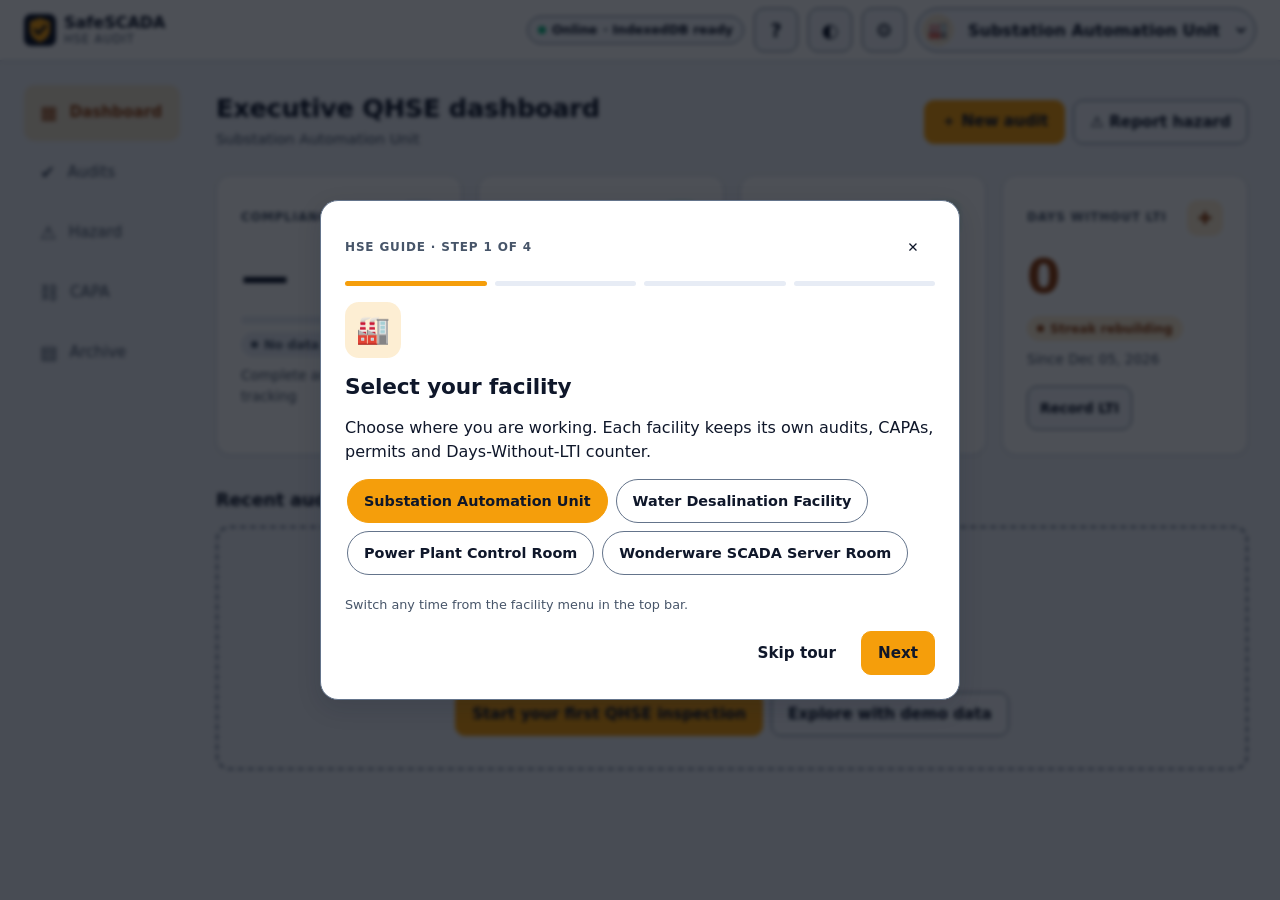
<file: index.html>
<!doctype html>
<html lang="en">
<head>
<meta charset="utf-8">
<title>SafeSCADA HSE Audit</title>
<meta name="viewport" content="width=device-width, initial-scale=1, viewport-fit=cover">
<meta name="description" content="Digital safety checklists and QHSE compliance tracker for SCADA / I&C engineers. Works offline.">
<meta name="theme-color" content="#0f172a" media="(prefers-color-scheme: dark)">
<meta name="theme-color" content="#f4f6fa" media="(prefers-color-scheme: light)">
<meta name="mobile-web-app-capable" content="yes">
<meta name="apple-mobile-web-app-capable" content="yes">
<meta name="apple-mobile-web-app-title" content="SafeSCADA">
<meta name="apple-mobile-web-app-status-bar-style" content="black-translucent">
<link rel="manifest" href="./manifest.webmanifest">
<link rel="icon" href="./favicon.svg" type="image/svg+xml">
<link rel="icon" href="./favicon.ico" sizes="any">
<link rel="apple-touch-icon" href="./apple-touch-icon.png">
<link rel="stylesheet" href="./css/tokens.css">
<link rel="stylesheet" href="./css/layout.css">
<link rel="stylesheet" href="./css/components.css">
<script>try{var t=localStorage.getItem('ss_theme');if(t&&t!=='auto')document.documentElement.dataset.theme=t}catch(e){}</script>
</head>
<body>
<a class="skip" href="#view">Skip to content</a>
<div class="app">
  <header class="topbar"><div class="topbar-in">
    <div class="brand">
      <img src="./favicon.svg" alt="" width="32" height="32">
      <div class="brand-text"><strong>SafeSCADA</strong><span>HSE Audit</span></div>
    </div>
    <div class="util">
    <span id="syncBadge" class="badge" role="status">Checking…</span>
    <button id="helpBtn" class="btn btn-icon" type="button" aria-label="Open HSE guide" aria-haspopup="dialog" title="HSE guide">?</button>
    <button id="themeBtn" class="btn btn-icon" type="button" aria-label="Change theme">◐</button>
    <button id="settingsBtn" class="btn btn-icon" type="button" aria-label="Open settings" aria-haspopup="dialog" title="Settings">⚙</button>
    </div>
    <div class="fac"><span class="fac-ico" aria-hidden="true">🏭</span><select id="facility" aria-label="Facility"></select></div>
  </div></header>
  <nav class="nav" aria-label="Primary">
    <a href="#/dashboard" data-nav="dashboard"><span aria-hidden="true">▦</span>Dashboard</a>
    <a href="#/audits" data-nav="audits"><span aria-hidden="true">✔</span>Audits</a>
    <a href="#/hazards" data-nav="hazards"><span aria-hidden="true">⚠</span>Hazard</a>
    <a href="#/capa" data-nav="capa"><span aria-hidden="true">⛓</span>CAPA<b class="nav-badge" id="capaBadge" hidden></b></a>
    <a href="#/archive" data-nav="archive"><span aria-hidden="true">▤</span>Archive</a>
  </nav>
  <main id="view" tabindex="-1" aria-live="polite"></main>
</div>
<div id="toasts" aria-live="polite"></div>
<div id="installBar" class="install" hidden>
  <div><strong>Install SafeSCADA</strong><span id="installMsg">Add to your device for full-screen, offline field use.</span></div>
  <div class="row"><button id="installBtn" class="btn btn-primary btn-sm" type="button">Install</button><button id="installNo" class="btn btn-ghost btn-sm" type="button">Not now</button></div>
</div>
<dialog id="dlg" aria-modal="true"></dialog>
<noscript><p style="padding:16px">JavaScript is required to run SafeSCADA HSE Audit.</p></noscript>
<script type="module" src="./js/app.js"></script>
</body>
</html>
</file>
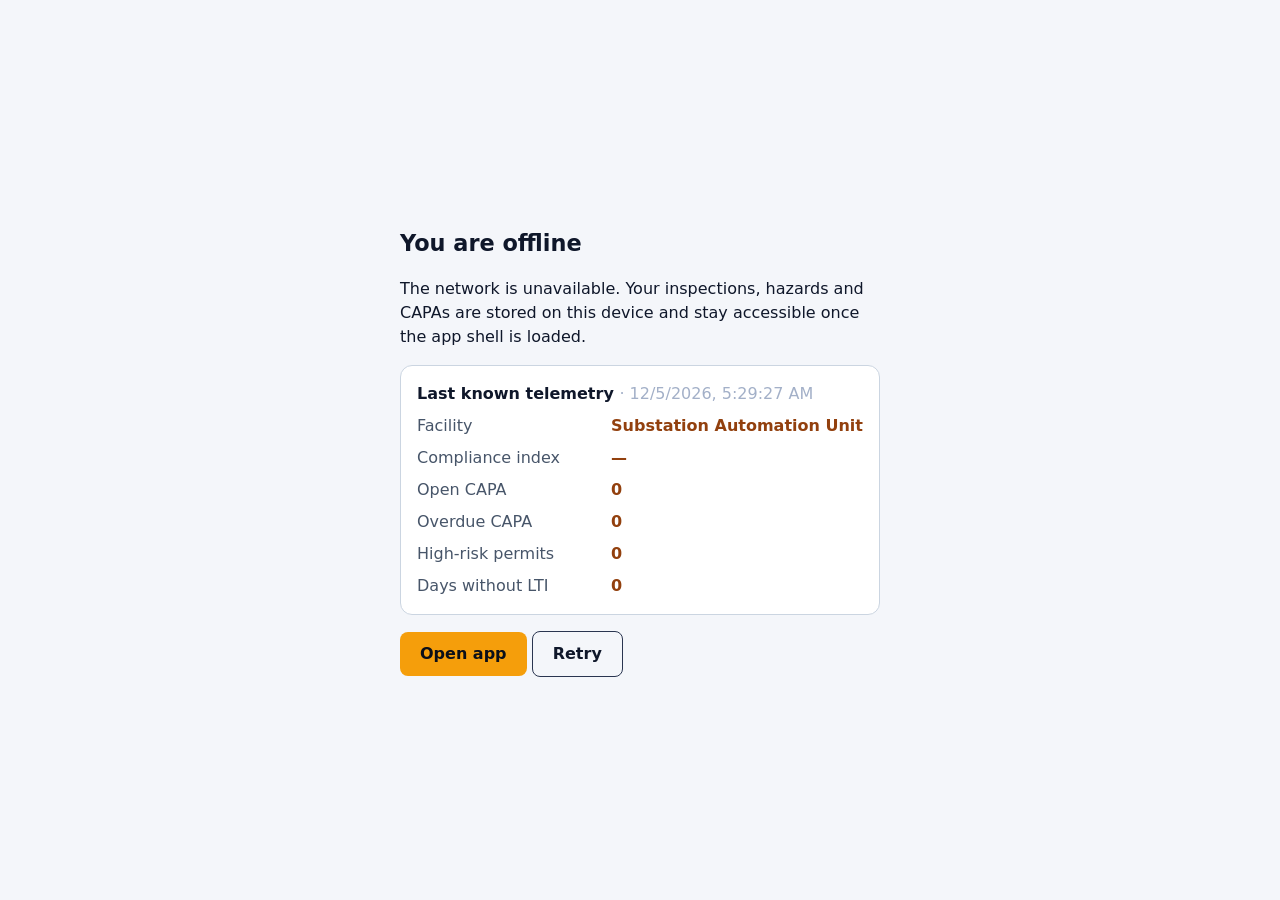
<file: offline.html>
<!doctype html>
<html lang="en"><head><meta charset="utf-8"><meta name="viewport" content="width=device-width, initial-scale=1, viewport-fit=cover">
<title>Offline · SafeSCADA HSE Audit</title><meta name="theme-color" content="#0f172a">
<style>
:root{color-scheme:dark light}body{margin:0;min-height:100dvh;display:grid;place-items:center;font:16px/1.5 system-ui,sans-serif;background:#0b0f19;color:#e8edf7;padding:env(safe-area-inset-top) 16px env(safe-area-inset-bottom)}
main{max-width:480px;width:100%}h1{font-size:1.4rem;margin:.2em 0}.card{background:#0f172a;border:1px solid #2a3550;border-radius:12px;padding:16px;margin:16px 0}
dl{display:grid;grid-template-columns:1fr auto;gap:8px;margin:0}dt{color:#a3b0c8}dd{margin:0;font-weight:700;color:#fbbf24}
a.btn{display:inline-flex;align-items:center;min-height:44px;padding:0 20px;background:#f59e0b;color:#0b0f19;border-radius:8px;font-weight:700;text-decoration:none}
a.btn:focus-visible{outline:3px solid #fff;outline-offset:2px}
@media (prefers-color-scheme:light){body{background:#f4f6fa;color:#0f172a}.card{background:#fff;border-color:#cbd5e1}dt{color:#475569}dd{color:#92400e}}
</style></head>
<body><main>
<h1>You are offline</h1>
<p>The network is unavailable. Your inspections, hazards and CAPAs are stored on this device and stay accessible once the app shell is loaded.</p>
<section class="card" aria-labelledby="t"><h2 id="t" style="font-size:1rem;margin:0 0 8px">Last known telemetry <span id="when" style="font-weight:400;color:#a3b0c8"></span></h2>
<dl id="tel"><dt>No snapshot yet</dt><dd>—</dd></dl></section>
<a class="btn" href="./index.html">Open app</a> <a class="btn" href="" onclick="location.reload();return false" style="background:transparent;color:inherit;border:1px solid #2a3550">Retry</a>
<script>
try{var s=JSON.parse(localStorage.getItem('ss_snapshot')||'null');if(s){
document.getElementById('when').textContent='· '+new Date(s.ts).toLocaleString();
document.getElementById('tel').innerHTML=[['Facility',s.facility],['Compliance index',s.score==null?'—':s.score+'%'],['Open CAPA',s.open],['Overdue CAPA',s.overdue],['High-risk permits',s.permits],['Days without LTI',s.lti]].map(function(r){return '<dt>'+r[0]+'</dt><dd>'+String(r[1]).replace(/</g,'&lt;')+'</dd>'}).join('')}}catch(e){}
addEventListener('online',function(){location.href='./index.html'});
</script></main></body></html>
</file>
<file: css/tokens.css>
:root{
  color-scheme:dark;
  --font:system-ui,-apple-system,"Segoe UI",Roboto,"Helvetica Neue",Arial,sans-serif;
  --mono:ui-monospace,SFMono-Regular,Menlo,Consolas,monospace;
  --s1:4px;--s2:8px;--s3:12px;--s4:16px;--s5:24px;--s6:32px;--s7:48px;
  --r1:8px;--r2:10px;--r3:14px;--r4:18px;
  /* Soft industrial slate (reduced glare for dark control rooms) */
  --bg:#0b1120;--surface:#131d31;--surface-2:#1e293b;--surface-3:#273449;
  --border:#334155;            /* decorative dividers / card edges */
  --border-strong:#64748b;     /* control boundaries — ≥3:1 against surfaces (WCAG 1.4.11) */
  --text:#f8fafc;
  --text-muted:#cbd5e1;        /* secondary text — never darker than this on dark surfaces */
  --placeholder:#94a3b8;
  --amber:#f59e0b;--ink:#0f172a;--green:#10b981;--red:#ef4444;--blue:#3b82f6;
  --amber-t:#fbbf24;--green-t:#34d399;--red-t:#fca5a5;--blue-t:#93c5fd;
  --amber-bg:rgba(245,158,11,.16);--green-bg:rgba(16,185,129,.16);--red-bg:rgba(239,68,68,.18);--blue-bg:rgba(59,130,246,.18);
  --crit-bg:#b91c1c;--crit-fg:#ffffff;
  --focus:#fbbf24;--ring:0 0 0 3px rgba(245,158,11,.30);
  --e1:0 1px 2px rgba(0,0,0,.35),0 0 0 1px rgba(255,255,255,.02) inset;
  --e2:0 8px 24px rgba(2,6,15,.45);
  --dur:160ms;--ease:cubic-bezier(.2,.7,.2,1);
}
:root[data-theme="light"]{
  color-scheme:light;
  --bg:#eef1f7;--surface:#ffffff;--surface-2:#f3f6fb;--surface-3:#e7ecf5;--border:#d3dbe8;--border-strong:#64748b;
  --text:#0f172a;--text-muted:#475569;--placeholder:#526077;
  --amber-t:#92400e;--green-t:#047857;--red-t:#b91c1c;--blue-t:#1d4ed8;
  --amber-bg:rgba(245,158,11,.18);--green-bg:rgba(16,185,129,.14);--red-bg:rgba(239,68,68,.12);--blue-bg:rgba(59,130,246,.12);
  --focus:#b45309;--ring:0 0 0 3px rgba(217,119,6,.30);
  --e1:0 1px 2px rgba(15,23,42,.08);--e2:0 8px 24px rgba(15,23,42,.14);
}
@media (prefers-color-scheme:light){
  :root:not([data-theme]){
    color-scheme:light;
    --bg:#eef1f7;--surface:#ffffff;--surface-2:#f3f6fb;--surface-3:#e7ecf5;--border:#d3dbe8;--border-strong:#64748b;
    --text:#0f172a;--text-muted:#475569;--placeholder:#526077;
    --amber-t:#92400e;--green-t:#047857;--red-t:#b91c1c;--blue-t:#1d4ed8;
    --amber-bg:rgba(245,158,11,.18);--green-bg:rgba(16,185,129,.14);--red-bg:rgba(239,68,68,.12);--blue-bg:rgba(59,130,246,.12);
    --focus:#b45309;--ring:0 0 0 3px rgba(217,119,6,.30);
    --e1:0 1px 2px rgba(15,23,42,.08);--e2:0 8px 24px rgba(15,23,42,.14);
  }
}
@media (prefers-reduced-motion:reduce){:root{--dur:0ms}*{animation-duration:.001ms!important;scroll-behavior:auto!important}}
</file>
<file: css/layout.css>
*,*::before,*::after{box-sizing:border-box}
html{-webkit-text-size-adjust:100%;scroll-padding-top:calc(var(--topbar-h,112px) + 24px)}
body{margin:0;background:var(--bg);color:var(--text);font:400 16px/1.55 var(--font);min-height:100dvh;overflow-x:hidden;padding-left:env(safe-area-inset-left);padding-right:env(safe-area-inset-right);-webkit-font-smoothing:antialiased}
img,canvas,svg{max-width:100%}
h1,h2,h3,p,li,dd,dt,span,strong{overflow-wrap:anywhere}
h1{font-size:1.6rem;line-height:1.2;margin:0;letter-spacing:-.01em}
h2{font-size:1.1rem;margin:0 0 var(--s3);letter-spacing:-.005em}
h3{font-size:1rem;margin:0 0 var(--s2)}
p{margin:0 0 var(--s3)}
.muted{color:var(--text-muted)}
.skip{position:absolute;left:-999px;top:0;background:var(--amber);color:var(--ink);padding:var(--s3) var(--s4);z-index:1100;border-radius:0 0 var(--r1) 0}
.skip:focus{left:0}

/* Shell: header content ≤1280px centred; on desktop nav (192) + content (≤1088) = 1280 so everything lines up */
.app{min-height:100dvh;display:grid;grid-template-columns:minmax(0,1fr);grid-template-rows:auto 1fr;grid-template-areas:"top" "main"}
.topbar{grid-area:top;position:sticky;top:0;z-index:20;background:var(--surface);border-bottom:1px solid var(--border);box-shadow:var(--e1);-webkit-app-region:drag;app-region:drag}
.topbar-in{max-width:1280px;margin:0 auto;padding:calc(var(--s2) + env(safe-area-inset-top)) var(--s4) var(--s2);display:flex;flex-wrap:wrap;gap:10px;align-items:center}
.topbar-in>*{-webkit-app-region:no-drag;app-region:no-drag}
.brand{display:flex;gap:var(--s2);align-items:center;flex:1 1 auto;min-width:0}
.brand-text{display:flex;flex-direction:column;line-height:1.15}
.brand-text span{font-size:.72rem;color:var(--text-muted);letter-spacing:.08em;text-transform:uppercase}
/* utility group: badge + ? + theme + settings, 10px gap, 44px targets */
.util{display:flex;align-items:center;gap:10px;flex:0 0 auto}
.fac{flex:1 1 100%;order:3}
@media (max-width:359px){.brand-text{display:none}}
.hide-sm{display:none}
@media (display-mode:window-controls-overlay){.topbar-in{padding-left:calc(env(titlebar-area-x,0px) + var(--s4));padding-top:max(var(--s2),env(titlebar-area-y,0px))}}

main{grid-area:main;width:100%;max-width:1200px;margin:0 auto;min-width:0;padding:var(--s4);padding-bottom:calc(96px + env(safe-area-inset-bottom))}
main:focus,main:focus-visible{outline:none!important;box-shadow:none!important}

.nav{position:fixed;left:0;right:0;bottom:0;z-index:30;display:flex;background:var(--surface);border-top:1px solid var(--border);box-shadow:0 -4px 16px rgba(0,0,0,.18);padding:0 env(safe-area-inset-right) env(safe-area-inset-bottom) env(safe-area-inset-left)}
.nav a{flex:1 1 0;min-width:0;min-height:56px;display:flex;flex-direction:column;align-items:center;justify-content:center;gap:2px;font-size:.72rem;color:var(--text-muted);text-decoration:none;padding:var(--s1)}
.nav a span{font-size:1.15rem;line-height:1}

.page-head{display:flex;flex-wrap:wrap;gap:var(--s3) var(--s4);align-items:center;justify-content:space-between;margin-bottom:var(--s5)}
.page-head .sub{color:var(--text-muted);margin:var(--s1) 0 0;font-size:.92rem}
.grid{display:grid;gap:var(--s4);grid-template-columns:repeat(auto-fit,minmax(min(100%,220px),1fr))}
.grid-2{display:grid;gap:var(--s4);grid-template-columns:minmax(0,1fr)}
.stack{display:flex;flex-direction:column;gap:var(--s3)}
.row{display:flex;flex-wrap:wrap;gap:var(--s2);align-items:center}
.row-between{display:flex;flex-wrap:wrap;gap:var(--s2);align-items:center;justify-content:space-between}
.scroll{overflow-x:auto;max-width:100%}
.section{margin-top:var(--s6)}

@media (min-width:520px){.hide-sm{display:inline}}
@media (min-width:768px){
  .fac{flex:0 1 340px;order:0}
  .topbar-in{padding-left:var(--s5);padding-right:var(--s5)}
  main{padding:var(--s5);padding-bottom:calc(96px + env(safe-area-inset-bottom))}
  .grid-2{grid-template-columns:repeat(2,minmax(0,1fr))}
}
@media (min-width:900px){
  .app{grid-template-columns:minmax(0,1fr) 192px minmax(0,1088px) minmax(0,1fr);grid-template-areas:"top top top top" ". nav main ."}
  .nav{grid-area:nav;position:sticky;top:var(--topbar-h,76px);align-self:start;flex-direction:column;gap:var(--s1);border:0;box-shadow:none;background:transparent;padding:var(--s5) var(--s3) var(--s4) var(--s5)}
  .nav a{flex:0 0 auto;flex-direction:row;justify-content:flex-start;gap:var(--s3);font-size:.95rem;padding:0 var(--s4);border-radius:var(--r2)}
  main{padding-bottom:var(--s7)}
}
@media (min-width:1280px){main{padding:var(--s6) var(--s6) var(--s7) var(--s5)}}
</file>
<file: css/components.css>
a{color:var(--blue-t)}
:focus-visible{outline:2px solid var(--focus);outline-offset:2px}
:is(a,button,summary,[role=radio],[tabindex]):focus-visible{box-shadow:var(--ring)}
[tabindex="-1"]:focus-visible{outline:none;box-shadow:none}
.nav a{transition:background var(--dur) var(--ease),color var(--dur) var(--ease)}
.nav a:hover{background:var(--surface-2);color:var(--text)}
.nav a[aria-current="page"]{color:var(--amber-t);font-weight:700;background:var(--amber-bg)}

/* ---------- Buttons ---------- */
.btn{display:inline-flex;align-items:center;justify-content:center;gap:var(--s2);min-height:44px;min-width:44px;padding:0 var(--s4);border:1px solid var(--border-strong);border-radius:var(--r2);background:var(--surface-2);color:var(--text);font:600 .95rem var(--font);cursor:pointer;text-decoration:none;
  transition:background var(--dur) var(--ease),border-color var(--dur) var(--ease),box-shadow var(--dur) var(--ease),transform var(--dur) var(--ease)}
.btn:hover{background:var(--surface-3);border-color:var(--amber);transform:translateY(-1px);box-shadow:var(--e2)}
.btn:active{transform:translateY(0) scale(.98);box-shadow:none}
.btn[disabled]{opacity:.5;cursor:not-allowed;transform:none;box-shadow:none}
.btn-primary{background:var(--amber);border-color:var(--amber);color:var(--ink)}
.btn-primary:hover{background:#fbbf24;border-color:#fbbf24;box-shadow:0 6px 20px rgba(245,158,11,.30)}
.btn-danger{background:var(--crit-bg);border-color:var(--crit-bg);color:var(--crit-fg)}
.btn-danger:hover{background:#991b1b;border-color:#991b1b;box-shadow:0 6px 20px rgba(239,68,68,.30)}
.btn-ghost{background:transparent;border-color:transparent}
.btn-ghost:hover{background:var(--surface-2);border-color:transparent;box-shadow:none;transform:none}
.btn-sm{font-size:.85rem;padding:0 var(--s3)}
.btn-icon{padding:0;font-size:1.2rem}

/* ---------- Cards & KPI ---------- */
.card{background:var(--surface);border:1px solid var(--border);border-radius:var(--r3);padding:var(--s5);min-width:0;box-shadow:var(--e1)}
.card h2{margin-bottom:var(--s3)}
.kpi{display:flex;flex-direction:column;gap:var(--s2);padding:var(--s5);transition:border-color var(--dur) var(--ease),transform var(--dur) var(--ease)}
.kpi:hover{border-color:var(--border-strong);transform:translateY(-2px)}
.kpi-head{display:flex;align-items:center;justify-content:space-between;gap:var(--s2)}
.label{font-size:.75rem;font-weight:700;color:var(--text-muted);text-transform:uppercase;letter-spacing:.07em}
.kpi-ico{flex:0 0 auto;width:36px;height:36px;border-radius:var(--r2);display:grid;place-items:center;font-size:1.05rem;font-weight:800;background:var(--surface-3);color:var(--text-muted)}
.kpi-ico.good{background:var(--green-bg);color:var(--green-t)}.kpi-ico.warn{background:var(--amber-bg);color:var(--amber-t)}.kpi-ico.bad{background:var(--red-bg);color:var(--red-t)}
.kpi .value{font-size:3rem;font-weight:800;line-height:1;letter-spacing:-.03em;font-variant-numeric:tabular-nums;margin:var(--s2) 0}
.kpi .sub{font-size:.85rem;color:var(--text-muted)}
.kpi .row{margin-top:auto;padding-top:var(--s2)}
.pill{display:inline-flex;align-items:center;gap:6px;align-self:flex-start;font-size:.78rem;font-weight:700;padding:3px 10px;border-radius:99px;background:var(--surface-3);color:var(--text-muted)}
.pill::before{content:"";width:7px;height:7px;border-radius:50%;background:currentColor}
.pill.good{background:var(--green-bg);color:var(--green-t)}.pill.warn{background:var(--amber-bg);color:var(--amber-t)}.pill.bad{background:var(--red-bg);color:var(--red-t)}
.good{color:var(--green-t)}.warn{color:var(--amber-t)}.bad{color:var(--red-t)}
.bar{height:8px;border-radius:99px;background:var(--surface-3);overflow:hidden}
.bar>i{display:block;height:100%;border-radius:99px;background:var(--green);transition:width 300ms var(--ease)}
.bar.warn>i{background:var(--amber)}.bar.bad>i{background:var(--red)}

/* ---------- Badges ---------- */
.badge{display:inline-flex;align-items:center;gap:6px;min-height:28px;padding:2px 10px;border-radius:99px;font-size:.78rem;font-weight:700;background:var(--surface-2);border:1px solid var(--border-strong);color:var(--text);white-space:nowrap}
#syncBadge::before{content:"";width:8px;height:8px;border-radius:50%;background:var(--amber)}
#syncBadge.on::before{background:var(--green)}#syncBadge.off::before{background:var(--red)}
.sev-low{color:var(--green-t);border-color:var(--green-t);background:var(--green-bg)}
.sev-medium{color:var(--amber-t);border-color:var(--amber-t);background:var(--amber-bg)}
.sev-high{color:var(--red-t);border-color:var(--red-t);background:var(--red-bg)}
.sev-critical{background:var(--crit-bg);color:var(--crit-fg);border-color:var(--crit-bg)}
.st{color:var(--blue-t);border-color:var(--blue-t);background:var(--blue-bg)}
.st-closed{color:var(--green-t);border-color:var(--green-t);background:var(--green-bg)}
.sla.bad{color:var(--red-t);font-weight:700}.sla.warn{color:var(--amber-t);font-weight:700}.sla.good{color:var(--green-t)}

/* ---------- Forms ---------- */
label{display:block;font-weight:600;font-size:.9rem;margin-bottom:var(--s1)}
input,select,textarea{width:100%;min-height:44px;padding:10px var(--s3);border:1px solid var(--border-strong);border-radius:var(--r2);background:var(--surface-2);color:var(--text);font:400 1rem var(--font);transition:border-color var(--dur) var(--ease),box-shadow var(--dur) var(--ease),background var(--dur) var(--ease)}
textarea{resize:vertical}
input:hover,select:hover,textarea:hover{border-color:var(--text-muted)}
input:focus,select:focus,textarea:focus,input:focus-visible,select:focus-visible,textarea:focus-visible{outline:none;border-color:var(--amber);box-shadow:var(--ring);background:var(--surface)}
.field{display:flex;flex-direction:column;margin-bottom:var(--s3)}
.hint{font-size:.8rem;color:var(--text-muted);margin-top:var(--s1)}

/* Custom file drop-zone */
.drop{display:flex;flex-direction:column;align-items:center;gap:var(--s2);text-align:center;padding:var(--s5) var(--s4);border:2px dashed var(--border-strong);border-radius:var(--r3);background:var(--surface-2);transition:border-color var(--dur) var(--ease),background var(--dur) var(--ease),box-shadow var(--dur) var(--ease)}
.drop:hover,.drop.over{border-color:var(--amber);background:var(--amber-bg)}
.drop.over{box-shadow:var(--ring)}
.drop .ico{font-size:1.6rem;line-height:1}
.drop p{margin:0}.drop .fname{font-weight:700;color:var(--amber-t)}
.visually-hidden{position:absolute!important;width:1px;height:1px;margin:-1px;padding:0;overflow:hidden;clip:rect(0 0 0 0);white-space:nowrap;border:0}

/* ---------- Segmented Pass / Fail / N/A ---------- */
.seg{display:inline-grid;grid-template-columns:repeat(3,1fr);gap:2px;width:100%;max-width:340px;padding:3px;background:var(--surface-2);border:1px solid var(--border-strong);border-radius:var(--r2)}
.seg-btn{min-height:44px;border:0;border-radius:calc(var(--r2) - 2px);background:transparent;color:var(--text-muted);font:700 .92rem var(--font);cursor:pointer;transition:background var(--dur) var(--ease),color var(--dur) var(--ease),box-shadow var(--dur) var(--ease)}
.seg-btn:hover{background:var(--surface-3);color:var(--text)}
.seg-btn:active{transform:scale(.97)}
.seg-btn[aria-checked="true"].pass{background:var(--green);color:#052e1f;box-shadow:0 2px 10px rgba(16,185,129,.35)}
.seg-btn[aria-checked="true"].fail{background:var(--crit-bg);color:var(--crit-fg);box-shadow:0 2px 10px rgba(239,68,68,.35)}
.seg-btn[aria-checked="true"].na{background:var(--text-muted);color:var(--surface)}

/* ---------- Checklist ---------- */
.item{background:var(--surface);border:1px solid var(--border);border-left:4px solid var(--border-strong);border-radius:var(--r3);padding:var(--s4) var(--s5);margin-bottom:var(--s3);box-shadow:var(--e1);transition:border-color var(--dur) var(--ease)}
.item[data-r="pass"]{border-left-color:var(--green)}.item[data-r="fail"]{border-left-color:var(--red)}.item[data-r="na"]{border-left-color:var(--text-muted)}
.item-head{display:flex;gap:var(--s3);align-items:flex-start;margin-bottom:var(--s3)}
.item-head p{margin:0;flex:1}
.item-tools{margin-top:var(--s3);display:flex;flex-direction:column;gap:var(--s2)}
.thumbs{display:flex;gap:var(--s2);flex-wrap:wrap}
.thumbs img{width:72px;height:56px;object-fit:cover;border-radius:var(--r1);border:1px solid var(--border)}
.sticky-progress{position:sticky;top:var(--topbar-h,112px);z-index:5;background:var(--bg);padding:var(--s3) 0;margin-bottom:var(--s3)}
canvas.sig{display:block;width:100%;height:160px;background:#fff;border:2px dashed var(--border-strong);border-radius:var(--r2);touch-action:none;cursor:crosshair}

/* ---------- 5×5 risk matrix ---------- */
.matrix{border-collapse:separate;border-spacing:5px;width:100%;table-layout:fixed;font-size:.75rem}
.matrix th{font-weight:600;color:var(--text-muted);padding:2px}
.matrix td{position:relative;height:46px;text-align:center;font-weight:800;border-radius:var(--r1);color:#0f172a;transition:box-shadow var(--dur) var(--ease)}
.matrix .l1{background:#34d399}.matrix .l2{background:#fbbf24}.matrix .l3{background:#fb923c}.matrix .l4{background:var(--crit-bg);color:var(--crit-fg)}
.matrix td.sel{z-index:1;box-shadow:0 0 0 3px var(--surface),0 0 0 6px var(--text),0 6px 18px rgba(0,0,0,.4)}  /* ring is paint-only: no layout shift */
.matrix td:not(.sel):hover{box-shadow:0 0 0 2px var(--text-muted)}

/* ---------- CAPA ---------- */
/* CAPA step tracker: 1 Open → 2 Assigned → 3 Rectifying → 4 Closed */
.steps{list-style:none;margin:var(--s4) 0;padding:0;display:grid;grid-template-columns:repeat(4,1fr)}
.steps li{position:relative;display:flex;flex-direction:column;align-items:center;gap:6px;text-align:center;font-size:.75rem;color:var(--text-muted)}
.steps li+li::before{content:"";position:absolute;top:15px;right:50%;width:100%;height:3px;border-radius:2px;background:var(--border)}
.steps li.done+li::before,.steps li.cur::before{background:var(--green)}
.steps .dot{position:relative;z-index:1;width:32px;height:32px;border-radius:50%;display:grid;place-items:center;font-size:.85rem;font-weight:800;background:var(--surface-2);border:2px solid var(--border-strong);color:var(--text-muted)}
.steps li.done .dot{background:var(--green);border-color:var(--green);color:#052e1f}
.steps li.cur .dot{background:var(--amber);border-color:var(--amber);color:var(--ink);box-shadow:0 0 0 4px var(--amber-bg);animation:ring 2s ease-in-out infinite}
.steps li.cur .lbl{color:var(--amber-t);font-weight:800}
.steps li.done .lbl{color:var(--text)}
@keyframes ring{0%,100%{box-shadow:0 0 0 3px var(--amber-bg)}50%{box-shadow:0 0 0 7px rgba(245,158,11,.06)}}
.chips{display:flex;gap:var(--s2);overflow-x:auto;padding:2px 2px var(--s2);margin-bottom:var(--s3)}
.chip{flex:0 0 auto;min-height:44px;padding:0 var(--s4);border:1px solid var(--border-strong);border-radius:99px;background:var(--surface);color:var(--text);font:600 .9rem var(--font);cursor:pointer;transition:background var(--dur) var(--ease),border-color var(--dur) var(--ease)}
.chip:hover{border-color:var(--amber);background:var(--surface-2)}
.chip[aria-pressed="true"]{background:var(--amber);color:var(--ink);border-color:var(--amber)}

/* ---------- Lists / empty ---------- */
.list{display:flex;flex-direction:column;gap:var(--s3)}
.list-row{display:flex;flex-wrap:wrap;gap:var(--s2) var(--s3);align-items:center;justify-content:space-between;padding:var(--s3) var(--s4);background:var(--surface);border:1px solid var(--border);border-radius:var(--r3);box-shadow:var(--e1);transition:border-color var(--dur) var(--ease)}
.list-row:hover{border-color:var(--border-strong)}
.list-row>div{min-width:0;flex:1 1 180px}
.empty{text-align:center;padding:var(--s6) var(--s4);border:2px dashed var(--border-strong);border-radius:var(--r3);color:var(--text-muted)}
.empty .big{font-size:2.2rem;display:block;margin-bottom:var(--s2)}
.empty strong{display:block;color:var(--text);margin-bottom:var(--s2)}
.kv{display:grid;grid-template-columns:auto 1fr;gap:var(--s1) var(--s3);margin:0;font-size:.9rem}.kv dt{color:var(--text-muted)}.kv dd{margin:0}

/* ---------- Toasts: fixed bottom-right corner, never over content ---------- */
#toasts{position:fixed;z-index:1000;right:24px;bottom:24px;width:min(380px,calc(100vw - 32px));display:flex;flex-direction:column;align-items:stretch;gap:var(--s2);pointer-events:none}
.toast{pointer-events:auto;display:flex;align-items:center;gap:var(--s2);padding:var(--s2) var(--s2) var(--s2) var(--s4);background:var(--surface-3);color:var(--text);border:1px solid var(--border-strong);border-left:4px solid var(--blue);border-radius:var(--r2);box-shadow:var(--e2);animation:in 200ms var(--ease)}
.toast span{flex:1;font-size:.92rem}.toast.out{opacity:0;transform:translateX(12px);transition:opacity 200ms,transform 200ms}
.toast-success{border-left-color:var(--green)}.toast-error{border-left-color:var(--red)}.toast-warn{border-left-color:var(--amber)}
@keyframes in{from{transform:translateX(16px);opacity:0}to{transform:none;opacity:1}}
@media (max-width:899px){#toasts{right:16px;bottom:calc(72px + env(safe-area-inset-bottom))}body:has(#installBar:not([hidden])) #toasts{bottom:calc(168px + env(safe-area-inset-bottom))}}

/* ---------- Dialog ---------- */
dialog{width:min(520px,calc(100vw - 24px));max-height:calc(100dvh - 24px);overflow:auto;background:var(--surface);color:var(--text);border:1px solid var(--border-strong);border-radius:var(--r4);padding:var(--s5);box-shadow:var(--e2)}
dialog::backdrop{background:rgba(2,6,15,.7);backdrop-filter:blur(2px)}
.dlg-actions{display:flex;justify-content:flex-end;gap:var(--s2);margin-top:var(--s4)}

/* ---------- Install bar ---------- */
.install{position:fixed;left:var(--s4);right:var(--s4);bottom:calc(72px + env(safe-area-inset-bottom));z-index:900;display:flex;flex-wrap:wrap;gap:var(--s3);align-items:center;justify-content:space-between;max-width:560px;margin-inline:auto;padding:var(--s3) var(--s4);background:var(--surface-3);border:1px solid var(--amber);border-radius:var(--r3);box-shadow:var(--e2)}
.install[hidden]{display:none}
.install strong{display:block}.install span{font-size:.85rem;color:var(--text-muted)}
@media (min-width:900px){.install{left:24px;right:auto;bottom:24px;margin:0}}

/* ================= v1.2: step counter, dock, switch, guide, charts ================= */
.sticky-progress .stepc{font-weight:800}
.sticky-progress .meta{display:flex;flex-wrap:wrap;gap:var(--s2) var(--s4);align-items:center;justify-content:space-between;margin-top:var(--s2)}
.dock{position:sticky;bottom:calc(68px + env(safe-area-inset-bottom));z-index:6;display:grid;grid-template-columns:1fr 2fr;gap:var(--s2);max-width:440px;margin:var(--s4) auto var(--s4) 0;padding:var(--s2);background:var(--surface-3);border:1px solid var(--border-strong);border-radius:var(--r3);box-shadow:var(--e2)}
@media (min-width:900px){.dock{bottom:var(--s4)}}
.item.active{border-color:var(--border-strong)}
.item.pulse{animation:pulse 900ms var(--ease)}
@keyframes pulse{0%{box-shadow:0 0 0 0 rgba(245,158,11,.6)}100%{box-shadow:0 0 0 14px rgba(245,158,11,0)}}
@media (max-width:899px){body.has-dock #toasts{top:calc(var(--topbar-h,112px) + 8px);bottom:auto}body.has-dock .install{display:none}}

/* Switch */
.switch{position:relative;display:flex;align-items:center;gap:var(--s3);min-height:44px;cursor:pointer;font-weight:600;margin:0}
.switch input{position:absolute;left:0;top:50%;transform:translateY(-50%);z-index:1;opacity:0;width:44px;height:44px;margin:0;min-height:0;padding:0;cursor:pointer}
.switch .track{flex:0 0 auto;position:relative;width:44px;height:26px;border-radius:99px;background:var(--surface-3);border:1px solid var(--border-strong);transition:background var(--dur) var(--ease)}
.switch .track::after{content:"";position:absolute;top:2px;left:2px;width:20px;height:20px;border-radius:50%;background:var(--text-muted);transition:transform var(--dur) var(--ease),background var(--dur) var(--ease)}
.switch input:checked + .track{background:var(--amber-bg);border-color:var(--amber)}
.switch input:checked + .track::after{transform:translateX(18px);background:var(--amber)}
.switch input:focus-visible + .track{outline:2px solid var(--focus);outline-offset:2px;box-shadow:var(--ring)}
.switch.compact{font-size:.85rem;min-height:36px}

/* Settings */
.settings fieldset{border:1px solid var(--border);border-radius:var(--r2);padding:var(--s3) var(--s4);margin:0 0 var(--s3);min-width:0}
.settings legend{padding:0 var(--s2);font-size:.75rem;font-weight:700;text-transform:uppercase;letter-spacing:.07em;color:var(--text-muted)}
.settings .field{margin-bottom:var(--s2)}

/* Guide */
dialog.wide{width:min(640px,calc(100vw - 24px))}
.guide .dots{display:flex;gap:var(--s2);margin:var(--s3) 0 var(--s4)}
.guide .dots i{flex:1;height:5px;border-radius:99px;background:var(--surface-3);transition:background var(--dur) var(--ease)}
.guide .dots i.on{background:var(--amber)}
.guide-ico{width:56px;height:56px;border-radius:var(--r3);display:grid;place-items:center;font-size:1.7rem;background:var(--amber-bg);margin-bottom:var(--s3)}
.guide h2{font-size:1.35rem;outline:none}
.guide-body ul{padding-left:20px;margin:0 0 var(--s3)}.guide-body li{margin-bottom:var(--s2)}
.guide .chips{flex-wrap:wrap;overflow:visible}
.matrix.mini{border-spacing:3px;max-width:240px;margin:var(--s2) 0}
.matrix.mini td{height:24px;font-size:.62rem;border-radius:4px}

/* Charts */
.chart{width:100%;height:auto;display:block}
.chart text{fill:var(--text-muted);font-size:11px}
.hbar{display:grid;grid-template-columns:minmax(110px,1.1fr) 3fr 28px;gap:var(--s3);align-items:center;margin-bottom:var(--s2);font-size:.88rem}
.hbar b{text-align:right;font-variant-numeric:tabular-nums}
.bar.c-open>i{background:var(--red)}.bar.c-assigned>i{background:var(--blue)}.bar.c-rect>i{background:var(--amber)}.bar.c-closed>i{background:var(--green)}
.stack-bar{display:flex;height:14px;border-radius:99px;overflow:hidden;background:var(--surface-3);margin:var(--s2) 0}
.stack-bar i{display:block;height:100%}
.legend{display:flex;flex-wrap:wrap;gap:var(--s1) var(--s4);font-size:.8rem;color:var(--text-muted)}
.legend span::before{content:"";display:inline-block;width:10px;height:10px;border-radius:3px;margin-right:6px;background:var(--c)}

/* compact sync badge on narrow phones: coloured dot only (text stays available to screen readers) */
@media (max-width:419px){
  #syncBadge{width:28px;padding:0;justify-content:center}
  #syncBadge .badge-txt{position:absolute;width:1px;height:1px;overflow:hidden;clip:rect(0 0 0 0);white-space:nowrap}
  #syncBadge::before{width:12px;height:12px}
}

/* ================= v1.3: contrast, header pill, spline chart ================= */
::placeholder{color:var(--placeholder);opacity:1}
.fac{display:flex;align-items:center;gap:10px;min-height:44px;padding:0 6px 0 5px;background:var(--surface-2);border:1px solid var(--border-strong);border-radius:99px;transition:border-color var(--dur) var(--ease),box-shadow var(--dur) var(--ease)}
.fac:hover{border-color:var(--amber)}
.fac:focus-within{border-color:var(--amber);box-shadow:var(--ring)}
.fac-ico{flex:0 0 auto;width:32px;height:32px;border-radius:50%;display:grid;place-items:center;font-size:1rem;background:var(--amber-bg)}
.fac select{border:0;background:transparent;min-height:42px;padding:0 4px 0 0;box-shadow:none;font-weight:600;text-overflow:ellipsis}
.fac select:hover,.fac select:focus,.fac select:focus-visible{border:0;background:transparent;box-shadow:none;outline:none}
.fac select option{background:var(--surface-2);color:var(--text)}
.util .btn-icon{width:44px;height:44px}

.chart .line{filter:drop-shadow(0 0 5px rgba(245,158,11,.35))}
.pt{outline:none;cursor:pointer}
.pt .halo{fill:currentColor;opacity:0;transition:opacity var(--dur) var(--ease)}
.pt .dot{fill:var(--surface);stroke:currentColor;stroke-width:2.5;transition:filter var(--dur) var(--ease)}
.pt:hover .halo,.pt:focus-visible .halo{opacity:.28}
.pt:hover .dot,.pt:focus-visible .dot{filter:drop-shadow(0 0 6px currentColor)}
.chart .tip{opacity:0;fill:var(--text);font-size:12px;font-weight:700;paint-order:stroke;stroke:var(--surface);stroke-width:4px;stroke-linejoin:round;transition:opacity var(--dur) var(--ease);pointer-events:none}
.pt:hover .tip,.pt:focus .tip{opacity:1}

/* ================= v1.4: verify & close, nav badge, archive ================= */
.nav a{position:relative}
.nav-badge{position:absolute;top:5px;left:calc(50% + 8px);min-width:20px;height:20px;padding:0 6px;border-radius:99px;background:var(--amber);color:var(--ink);font-size:.7rem;font-weight:800;line-height:20px;text-align:center}
.nav-badge.over{background:var(--crit-bg);color:var(--crit-fg)}
.nav-badge[hidden]{display:none}
@media (min-width:900px){.nav-badge{position:static;margin-left:auto}}
.err{color:var(--red-t);min-height:1.3em;margin:var(--s2) 0 0;font-weight:600;font-size:.9rem}
.signoff-img{display:block;background:#fff;border-radius:var(--r1);max-height:140px;max-width:100%;border:1px solid var(--border-strong)}
.field.invalid input,.field.invalid textarea{border-color:var(--red-t)}
</file>
